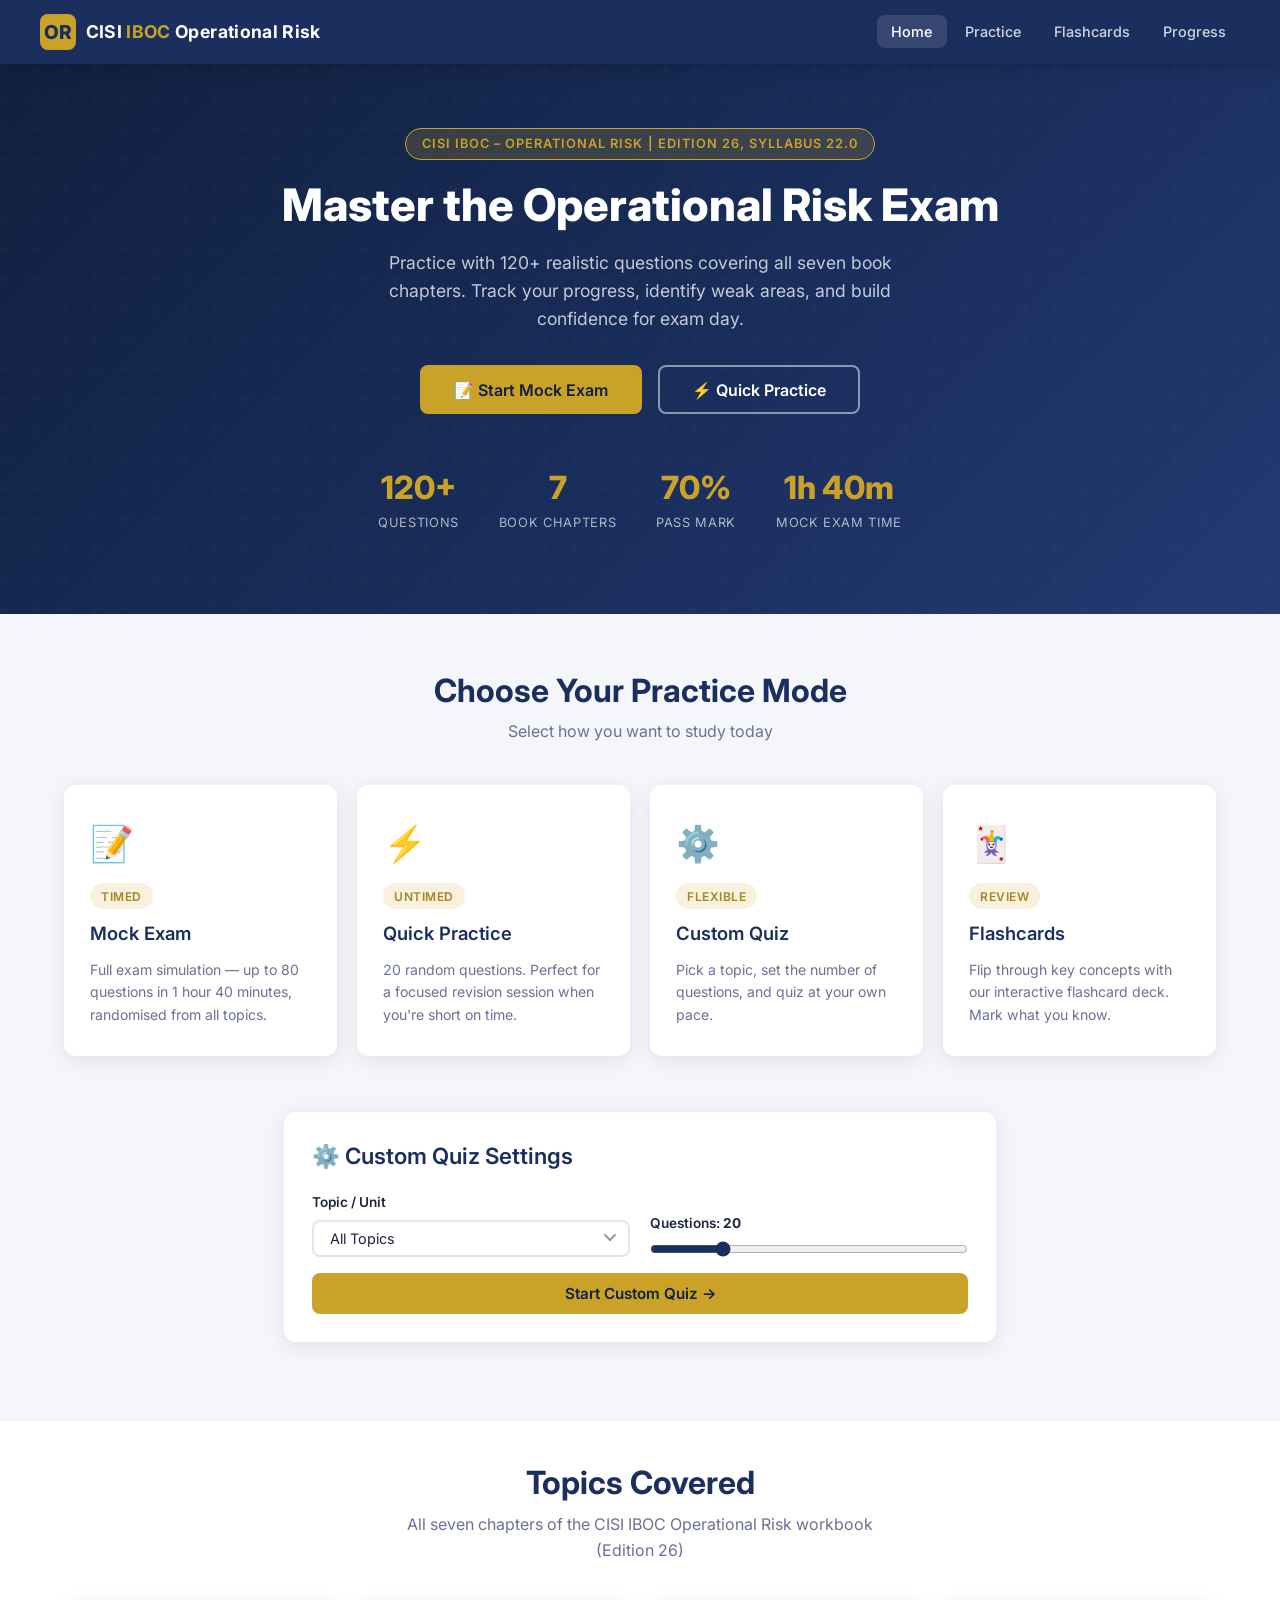
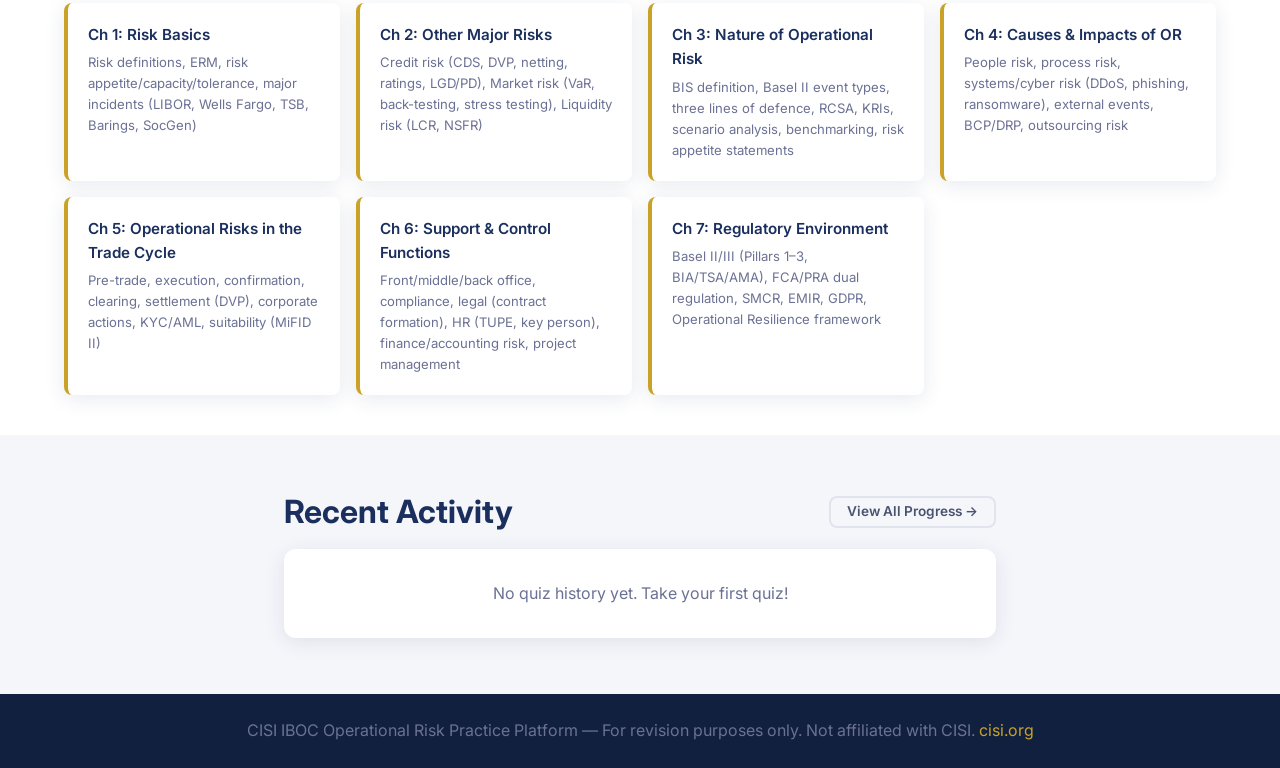
<file: index.html>
<!DOCTYPE html>
<html lang="en">
<head>
  <meta charset="UTF-8">
  <meta name="viewport" content="width=device-width, initial-scale=1.0">
  <title>CISI IBOC – Operational Risk Practice Platform</title>
  <meta name="description" content="Practice questions for the CISI Investment & Banking Operations Certificate (IBOC) Operational Risk exam (Edition 26, Syllabus 22.0). Mock exams, quick practice, flashcards and progress tracking.">
  <link rel="stylesheet" href="css/style.css">
  <link rel="icon" href="data:image/svg+xml,<svg xmlns='http://www.w3.org/2000/svg' viewBox='0 0 100 100'><text y='.9em' font-size='90'>📊</text></svg>">
</head>
<body>

<!-- ── Navigation ─────────────────────────────────────── -->
<nav class="navbar" role="navigation" aria-label="Main navigation">
  <div class="navbar__inner">
    <a href="index.html" class="navbar__brand" aria-label="CISI IBOC Operational Risk Home">
      <div class="navbar__brand-icon" aria-hidden="true">OR</div>
      <span class="navbar__brand-text">CISI <span>IBOC</span> Operational Risk</span>
    </a>
    <ul class="navbar__nav" role="list">
      <li><a href="index.html"     class="navbar__link active" aria-current="page">Home</a></li>
      <li><a href="quiz.html?mode=quick" class="navbar__link">Practice</a></li>
      <li><a href="flashcards.html" class="navbar__link">Flashcards</a></li>
      <li><a href="progress.html"  class="navbar__link">Progress</a></li>
    </ul>
    <button class="navbar__hamburger" aria-label="Toggle menu" aria-expanded="false">
      <span></span><span></span><span></span>
    </button>
  </div>
</nav>

<!-- ── Hero ───────────────────────────────────────────── -->
<header class="hero">
  <div class="container hero__inner">
    <div class="hero__badge">CISI IBOC – Operational Risk | Edition 26, Syllabus 22.0</div>
    <h1>Master the Operational Risk Exam</h1>
    <p>Practice with 120+ realistic questions covering all seven book chapters. Track your progress, identify weak areas, and build confidence for exam day.</p>
    <div class="hero__cta">
      <a href="quiz.html?mode=mock" class="btn btn--primary btn--lg">📝 Start Mock Exam</a>
      <a href="quiz.html?mode=quick" class="btn btn--secondary btn--lg">⚡ Quick Practice</a>
    </div>
    <div class="hero__stats">
      <div class="hero__stat">
        <div class="hero__stat-value">120+</div>
        <div class="hero__stat-label">Questions</div>
      </div>
      <div class="hero__stat">
        <div class="hero__stat-value">7</div>
        <div class="hero__stat-label">Book Chapters</div>
      </div>
      <div class="hero__stat">
        <div class="hero__stat-value">70%</div>
        <div class="hero__stat-label">Pass Mark</div>
      </div>
      <div class="hero__stat">
        <div class="hero__stat-value">1h 40m</div>
        <div class="hero__stat-label">Mock Exam Time</div>
      </div>
    </div>
  </div>
</header>

<!-- ── Practice Modes ─────────────────────────────────── -->
<main>
  <section class="section">
    <div class="container">
      <div class="section__header">
        <h2>Choose Your Practice Mode</h2>
        <p>Select how you want to study today</p>
      </div>
      <div class="modes-grid">
        <a href="quiz.html?mode=mock" class="mode-card" aria-label="Start Mock Exam">
          <div class="mode-card__icon">📝</div>
          <div class="mode-card__tag">Timed</div>
          <h3>Mock Exam</h3>
          <p>Full exam simulation — up to 80 questions in 1 hour 40 minutes, randomised from all topics.</p>
        </a>
        <a href="quiz.html?mode=quick&count=20" class="mode-card" aria-label="Start Quick Practice">
          <div class="mode-card__icon">⚡</div>
          <div class="mode-card__tag">Untimed</div>
          <h3>Quick Practice</h3>
          <p>20 random questions. Perfect for a focused revision session when you're short on time.</p>
        </a>
        <a href="#custom" class="mode-card" aria-label="Start Custom Quiz" id="openCustom">
          <div class="mode-card__icon">⚙️</div>
          <div class="mode-card__tag">Flexible</div>
          <h3>Custom Quiz</h3>
          <p>Pick a topic, set the number of questions, and quiz at your own pace.</p>
        </a>
        <a href="flashcards.html" class="mode-card" aria-label="Open Flashcards">
          <div class="mode-card__icon">🃏</div>
          <div class="mode-card__tag">Review</div>
          <h3>Flashcards</h3>
          <p>Flip through key concepts with our interactive flashcard deck. Mark what you know.</p>
        </a>
      </div>
    </div>
  </section>

  <!-- ── Custom Quiz Config ──────────────────────────── -->
  <section class="section" id="custom" style="padding-top:0">
    <div class="container container--narrow">
      <div class="quiz-config">
        <h3>⚙️ Custom Quiz Settings</h3>
        <div class="config-row">
          <div class="config-field">
            <label for="topicSelect">Topic / Unit</label>
            <select id="topicSelect" class="quiz-select" aria-label="Select topic"></select>
          </div>
          <div class="config-field">
            <label for="countInput">Questions: <strong id="countLabel">20</strong></label>
            <input type="range" id="countInput" min="5" max="75" value="20" step="5"
                   style="width:100%;accent-color:var(--navy);" aria-label="Number of questions">
          </div>
        </div>
        <button id="startCustom" class="btn btn--primary btn--full">Start Custom Quiz →</button>
      </div>
    </div>
  </section>

  <!-- ── Topics Covered ─────────────────────────────── -->
  <section class="section" style="background:var(--white); padding:2.5rem 0;">
    <div class="container">
      <div class="section__header">
        <h2>Topics Covered</h2>
        <p>All seven chapters of the CISI IBOC Operational Risk workbook (Edition 26)</p>
      </div>
      <div class="topics-list">
        <div class="topic-item">
          <h4>Ch 1: Risk Basics</h4>
          <p>Risk definitions, ERM, risk appetite/capacity/tolerance, major incidents (LIBOR, Wells Fargo, TSB, Barings, SocGen)</p>
        </div>
        <div class="topic-item">
          <h4>Ch 2: Other Major Risks</h4>
          <p>Credit risk (CDS, DVP, netting, ratings, LGD/PD), Market risk (VaR, back-testing, stress testing), Liquidity risk (LCR, NSFR)</p>
        </div>
        <div class="topic-item">
          <h4>Ch 3: Nature of Operational Risk</h4>
          <p>BIS definition, Basel II event types, three lines of defence, RCSA, KRIs, scenario analysis, benchmarking, risk appetite statements</p>
        </div>
        <div class="topic-item">
          <h4>Ch 4: Causes &amp; Impacts of OR</h4>
          <p>People risk, process risk, systems/cyber risk (DDoS, phishing, ransomware), external events, BCP/DRP, outsourcing risk</p>
        </div>
        <div class="topic-item">
          <h4>Ch 5: Operational Risks in the Trade Cycle</h4>
          <p>Pre-trade, execution, confirmation, clearing, settlement (DVP), corporate actions, KYC/AML, suitability (MiFID II)</p>
        </div>
        <div class="topic-item">
          <h4>Ch 6: Support &amp; Control Functions</h4>
          <p>Front/middle/back office, compliance, legal (contract formation), HR (TUPE, key person), finance/accounting risk, project management</p>
        </div>
        <div class="topic-item">
          <h4>Ch 7: Regulatory Environment</h4>
          <p>Basel II/III (Pillars 1–3, BIA/TSA/AMA), FCA/PRA dual regulation, SMCR, EMIR, GDPR, Operational Resilience framework</p>
        </div>
      </div>
    </div>
  </section>

  <!-- ── Recent History ─────────────────────────────── -->
  <section class="section">
    <div class="container container--narrow">
      <div class="flex justify-between items-center mb-2" style="flex-wrap:wrap;gap:0.75rem">
        <h2 style="color:var(--navy)">Recent Activity</h2>
        <a href="progress.html" class="btn btn--ghost btn--sm">View All Progress →</a>
      </div>
      <div class="card" style="padding:0.5rem 1.5rem">
        <div id="recentHistory"></div>
      </div>
    </div>
  </section>
</main>

<!-- ── Footer ─────────────────────────────────────────── -->
<footer class="footer">
  <p>CISI IBOC Operational Risk Practice Platform &mdash; For revision purposes only. Not affiliated with CISI.
     <a href="https://www.cisi.org" target="_blank" rel="noopener">cisi.org</a>
  </p>
</footer>

<script src="js/questions.js"></script>
<script src="js/app.js"></script>
<script>
  // Custom quiz card click → scroll to config
  document.getElementById('openCustom').addEventListener('click', e => {
    e.preventDefault();
    document.getElementById('custom').scrollIntoView({ behavior: 'smooth' });
  });
</script>
</body>
</html>
</file>
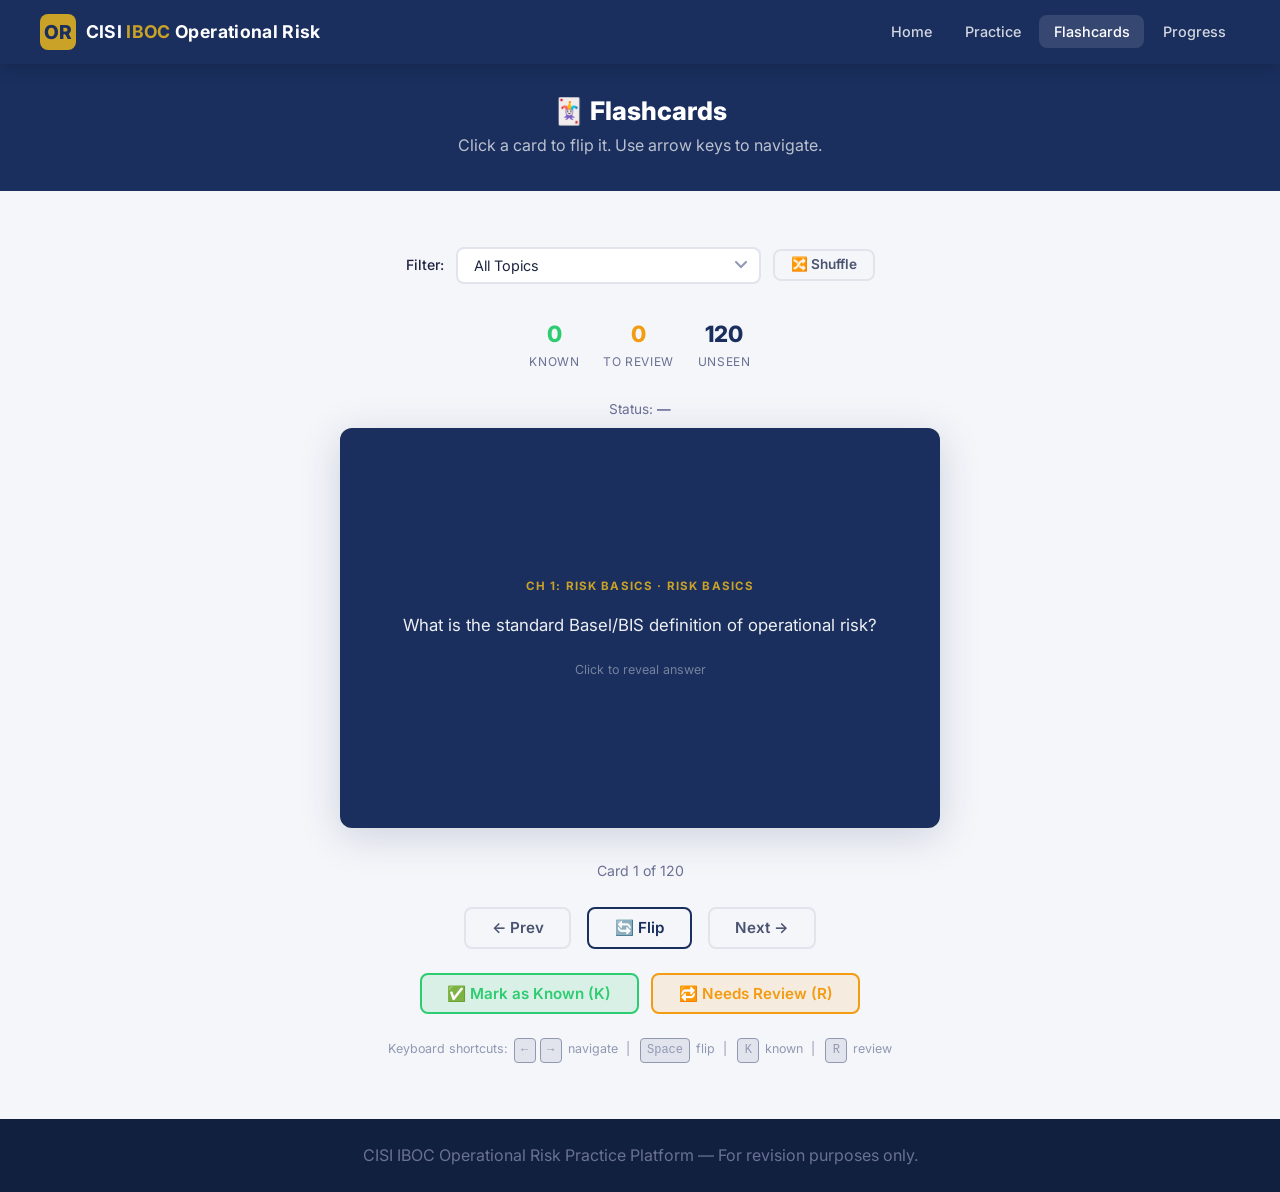
<file: flashcards.html>
<!DOCTYPE html>
<html lang="en">
<head>
  <meta charset="UTF-8">
  <meta name="viewport" content="width=device-width, initial-scale=1.0">
  <title>Flashcards — CISI IBOC Operational Risk</title>
  <link rel="stylesheet" href="css/style.css">
  <link rel="icon" href="data:image/svg+xml,<svg xmlns='http://www.w3.org/2000/svg' viewBox='0 0 100 100'><text y='.9em' font-size='90'>🃏</text></svg>">
</head>
<body>

<!-- ── Navigation ─────────────────────────────────────── -->
<nav class="navbar" role="navigation" aria-label="Main navigation">
  <div class="navbar__inner">
    <a href="index.html" class="navbar__brand" aria-label="CISI IBOC Operational Risk Home">
      <div class="navbar__brand-icon" aria-hidden="true">OR</div>
      <span class="navbar__brand-text">CISI <span>IBOC</span> Operational Risk</span>
    </a>
    <ul class="navbar__nav" role="list">
      <li><a href="index.html"      class="navbar__link">Home</a></li>
      <li><a href="quiz.html?mode=quick" class="navbar__link">Practice</a></li>
      <li><a href="flashcards.html" class="navbar__link active" aria-current="page">Flashcards</a></li>
      <li><a href="progress.html"   class="navbar__link">Progress</a></li>
    </ul>
    <button class="navbar__hamburger" aria-label="Toggle menu" aria-expanded="false">
      <span></span><span></span><span></span>
    </button>
  </div>
</nav>

<!-- ── Page Header ────────────────────────────────────── -->
<header style="background:var(--navy);padding:2rem 1.5rem;text-align:center">
  <div class="container">
    <h1 style="color:var(--white);font-size:1.6rem;margin-bottom:0.4rem">🃏 Flashcards</h1>
    <p style="color:rgba(255,255,255,0.7)">Click a card to flip it. Use arrow keys to navigate.</p>
  </div>
</header>

<main>
  <section class="section">
    <div class="container container--narrow">

      <!-- Filter + Shuffle -->
      <div class="fc-topic-filter">
        <label class="fc-filter-label" for="fcTopicFilter">Filter:</label>
        <select id="fcTopicFilter" class="fc-select" aria-label="Filter flashcards by topic"></select>
        <button id="fcShuffle" class="btn btn--ghost btn--sm" aria-label="Shuffle cards">🔀 Shuffle</button>
      </div>

      <!-- Stats row -->
      <div style="display:flex;gap:1.5rem;justify-content:center;margin-bottom:1.75rem;flex-wrap:wrap">
        <div style="text-align:center">
          <div style="font-size:1.4rem;font-weight:800;color:var(--success)" id="fcKnownCount">0</div>
          <div style="font-size:0.75rem;color:var(--text-light);text-transform:uppercase;letter-spacing:0.05em">Known</div>
        </div>
        <div style="text-align:center">
          <div style="font-size:1.4rem;font-weight:800;color:var(--warning)" id="fcReviewCount">0</div>
          <div style="font-size:0.75rem;color:var(--text-light);text-transform:uppercase;letter-spacing:0.05em">To Review</div>
        </div>
        <div style="text-align:center">
          <div style="font-size:1.4rem;font-weight:800;color:var(--navy)" id="fcUnseenCount">0</div>
          <div style="font-size:0.75rem;color:var(--text-light);text-transform:uppercase;letter-spacing:0.05em">Unseen</div>
        </div>
      </div>

      <!-- Current status -->
      <p style="text-align:center;font-size:0.85rem;color:var(--text-light);margin-bottom:0.5rem">
        Status: <strong id="fcStatus">—</strong>
      </p>

      <!-- Flashcard -->
      <div class="flashcard-scene">
        <div class="flashcard" id="flashcard" role="button" tabindex="0"
             aria-label="Flashcard — click or press Space to flip">

          <!-- Front -->
          <div class="flashcard__face flashcard__front">
            <div class="flashcard__label" id="fcFrontLabel">Unit 1 · Regulation</div>
            <p class="flashcard__text" id="fcFrontText">Loading…</p>
            <p class="flashcard__hint">Click to reveal answer</p>
          </div>

          <!-- Back -->
          <div class="flashcard__face flashcard__back">
            <div class="flashcard__label" id="fcBackLabel">Answer &amp; Explanation</div>
            <p class="flashcard__text" id="fcBackText"></p>
            <p class="flashcard__hint">Click to flip back</p>
          </div>

        </div>
      </div>

      <!-- Progress -->
      <p class="fc-progress" id="fcProgress">Card 1 of 75</p>

      <!-- Navigation -->
      <div class="fc-controls">
        <button class="btn btn--ghost" id="fcPrev" aria-label="Previous card">← Prev</button>
        <button class="btn btn--outline" id="flipBtn" aria-label="Flip card">🔄 Flip</button>
        <button class="btn btn--ghost" id="fcNext" aria-label="Next card">Next →</button>
      </div>

      <!-- Mark buttons -->
      <div class="fc-mark-btns">
        <button class="btn btn--known" id="markKnown" aria-label="Mark as known">✅ Mark as Known  (K)</button>
        <button class="btn btn--review" id="markReview" aria-label="Mark for review">🔁 Needs Review  (R)</button>
      </div>

      <!-- Keyboard hints -->
      <p style="text-align:center;font-size:0.78rem;color:var(--grey-mid);margin-top:1.5rem">
        Keyboard shortcuts: <kbd>←</kbd><kbd>→</kbd> navigate &nbsp;|&nbsp; <kbd>Space</kbd> flip &nbsp;|&nbsp; <kbd>K</kbd> known &nbsp;|&nbsp; <kbd>R</kbd> review
      </p>

    </div>
  </section>
</main>

<!-- ── Footer ─────────────────────────────────────────── -->
<footer class="footer">
  <p>CISI IBOC Operational Risk Practice Platform &mdash; For revision purposes only.</p>
</footer>

<style>
kbd {
  display: inline-block;
  padding: 0.1rem 0.4rem;
  background: var(--grey);
  border: 1px solid var(--grey-mid);
  border-radius: 4px;
  font-size: 0.75rem;
  font-family: monospace;
  margin: 0 2px;
}
</style>

<script src="js/questions.js"></script>
<script src="js/flashcards.js"></script>
</body>
</html>
</file>
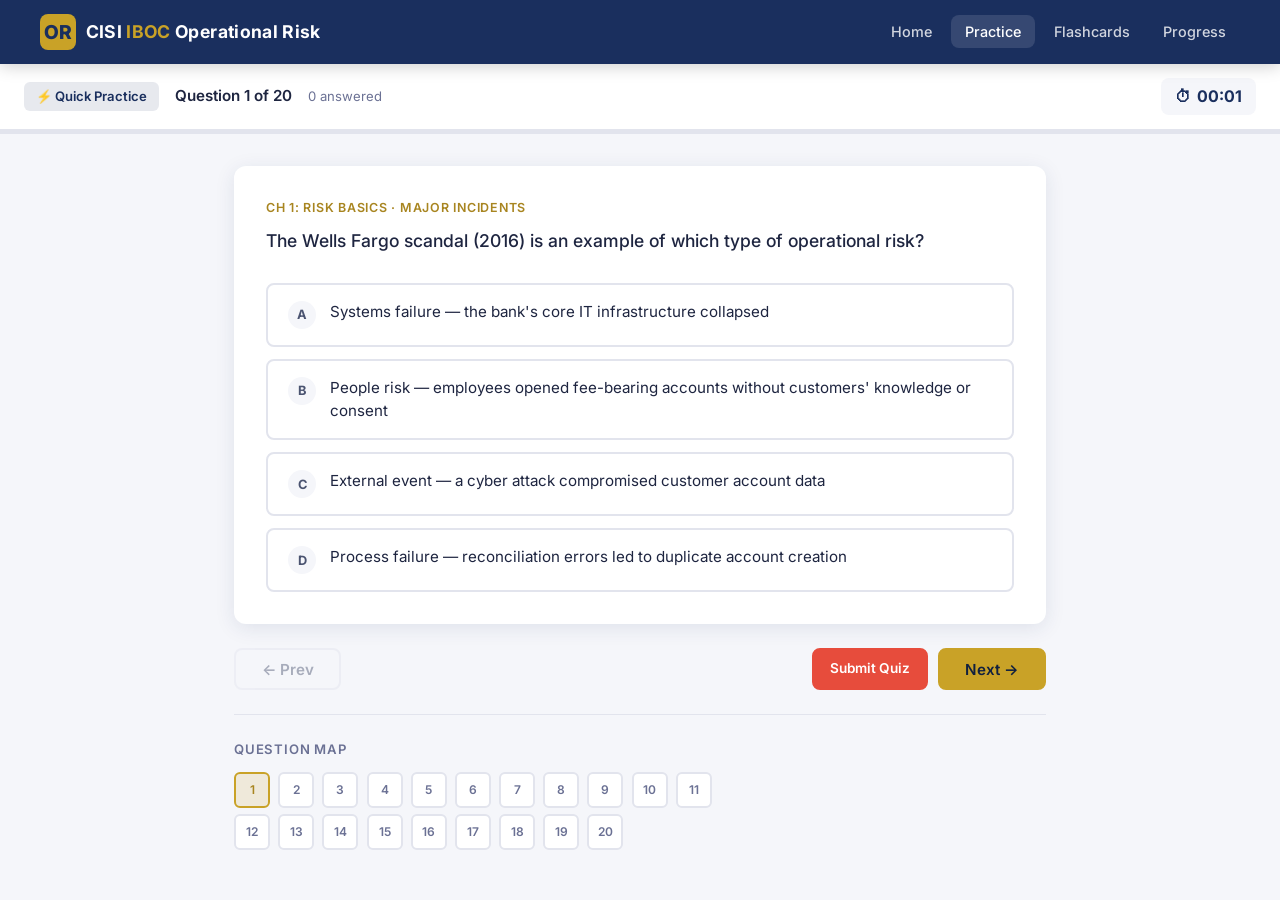
<file: quiz.html>
<!DOCTYPE html>
<html lang="en">
<head>
  <meta charset="UTF-8">
  <meta name="viewport" content="width=device-width, initial-scale=1.0">
  <title>Quiz — CISI IBOC Operational Risk</title>
  <link rel="stylesheet" href="css/style.css">
  <link rel="icon" href="data:image/svg+xml,<svg xmlns='http://www.w3.org/2000/svg' viewBox='0 0 100 100'><text y='.9em' font-size='90'>📝</text></svg>">
</head>
<body>

<!-- ── Navigation ─────────────────────────────────────── -->
<nav class="navbar" role="navigation" aria-label="Main navigation">
  <div class="navbar__inner">
    <a href="index.html" class="navbar__brand" aria-label="CISI IBOC Operational Risk Home">
      <div class="navbar__brand-icon" aria-hidden="true">OR</div>
      <span class="navbar__brand-text">CISI <span>IBOC</span> Operational Risk</span>
    </a>
    <ul class="navbar__nav" role="list">
      <li><a href="index.html"      class="navbar__link">Home</a></li>
      <li><a href="quiz.html?mode=quick" class="navbar__link active" aria-current="page">Practice</a></li>
      <li><a href="flashcards.html" class="navbar__link">Flashcards</a></li>
      <li><a href="progress.html"   class="navbar__link">Progress</a></li>
    </ul>
    <button class="navbar__hamburger" aria-label="Toggle menu" aria-expanded="false">
      <span></span><span></span><span></span>
    </button>
  </div>
</nav>

<!-- ── Quiz Top Bar ───────────────────────────────────── -->
<div class="quiz-topbar" role="banner">
  <div class="quiz-topbar__meta">
    <span class="quiz-badge" id="modeLabel">Practice Quiz</span>
    <span class="quiz-topbar__title" id="questionNum">Question 1 of 20</span>
    <span style="font-size:0.82rem;color:var(--text-light)" id="answeredCount">0 answered</span>
  </div>
  <div class="timer" role="timer" aria-live="polite" aria-label="Timer">
    <span class="timer__icon" aria-hidden="true">⏱</span>
    <span id="timer">00:00</span>
  </div>
</div>

<!-- ── Progress Bar ───────────────────────────────────── -->
<div class="progress-bar-wrapper" style="border-radius:0;height:4px" aria-hidden="true">
  <div class="progress-bar" id="progressBar" style="width:0%"></div>
</div>

<!-- ── Quiz Body ──────────────────────────────────────── -->
<main class="quiz-body" id="quizBody">

  <!-- Question Card -->
  <div class="question-card" role="main">
    <div class="question-card__unit" id="questionUnit" aria-label="Topic">Unit 1 · Regulation</div>
    <p class="question-card__text" id="questionText" aria-live="polite">Loading question…</p>

    <div class="options-list" id="optionsList" role="radiogroup" aria-label="Answer options">
      <!-- Options injected by JS -->
    </div>

    <!-- Explanation (shown after answer in practice mode) -->
    <div class="explanation-box" id="explanationBox" role="note" aria-live="polite">
      <div class="explanation-box__label">Explanation</div>
      <div class="explanation-box__text" id="explanationText"></div>
    </div>
  </div>

  <!-- Navigation -->
  <div class="quiz-nav" role="navigation" aria-label="Question navigation">
    <div class="quiz-nav__left">
      <button class="btn btn--ghost" id="prevBtn" aria-label="Previous question" disabled>← Prev</button>
    </div>
    <div class="quiz-nav__right">
      <button class="btn btn--danger btn--sm" id="submitBtn" aria-label="Submit quiz">Submit Quiz</button>
      <button class="btn btn--primary" id="nextBtn" aria-label="Next question">Next →</button>
    </div>
  </div>

  <!-- Question dot grid -->
  <hr class="divider">
  <h4 style="color:var(--text-light);font-size:0.82rem;text-transform:uppercase;letter-spacing:0.06em;margin-bottom:0.75rem">Question Map</h4>
  <div class="question-grid" id="questionGrid" role="navigation" aria-label="Jump to question"></div>

</main>

<!-- ── Submit Modal ───────────────────────────────────── -->
<div class="modal-overlay" id="submitModal" role="dialog" aria-modal="true" aria-labelledby="submitModalTitle">
  <div class="modal">
    <h3 id="submitModalTitle">Submit Quiz?</h3>
    <p id="submitModalMsg">Are you sure you want to submit your answers?</p>
    <div class="modal__btns">
      <button class="btn btn--ghost" id="cancelSubmit">Continue Quiz</button>
      <button class="btn btn--primary" id="confirmSubmit">Submit →</button>
    </div>
  </div>
</div>

<script src="js/questions.js"></script>
<script src="js/app.js"></script>
</body>
</html>
</file>
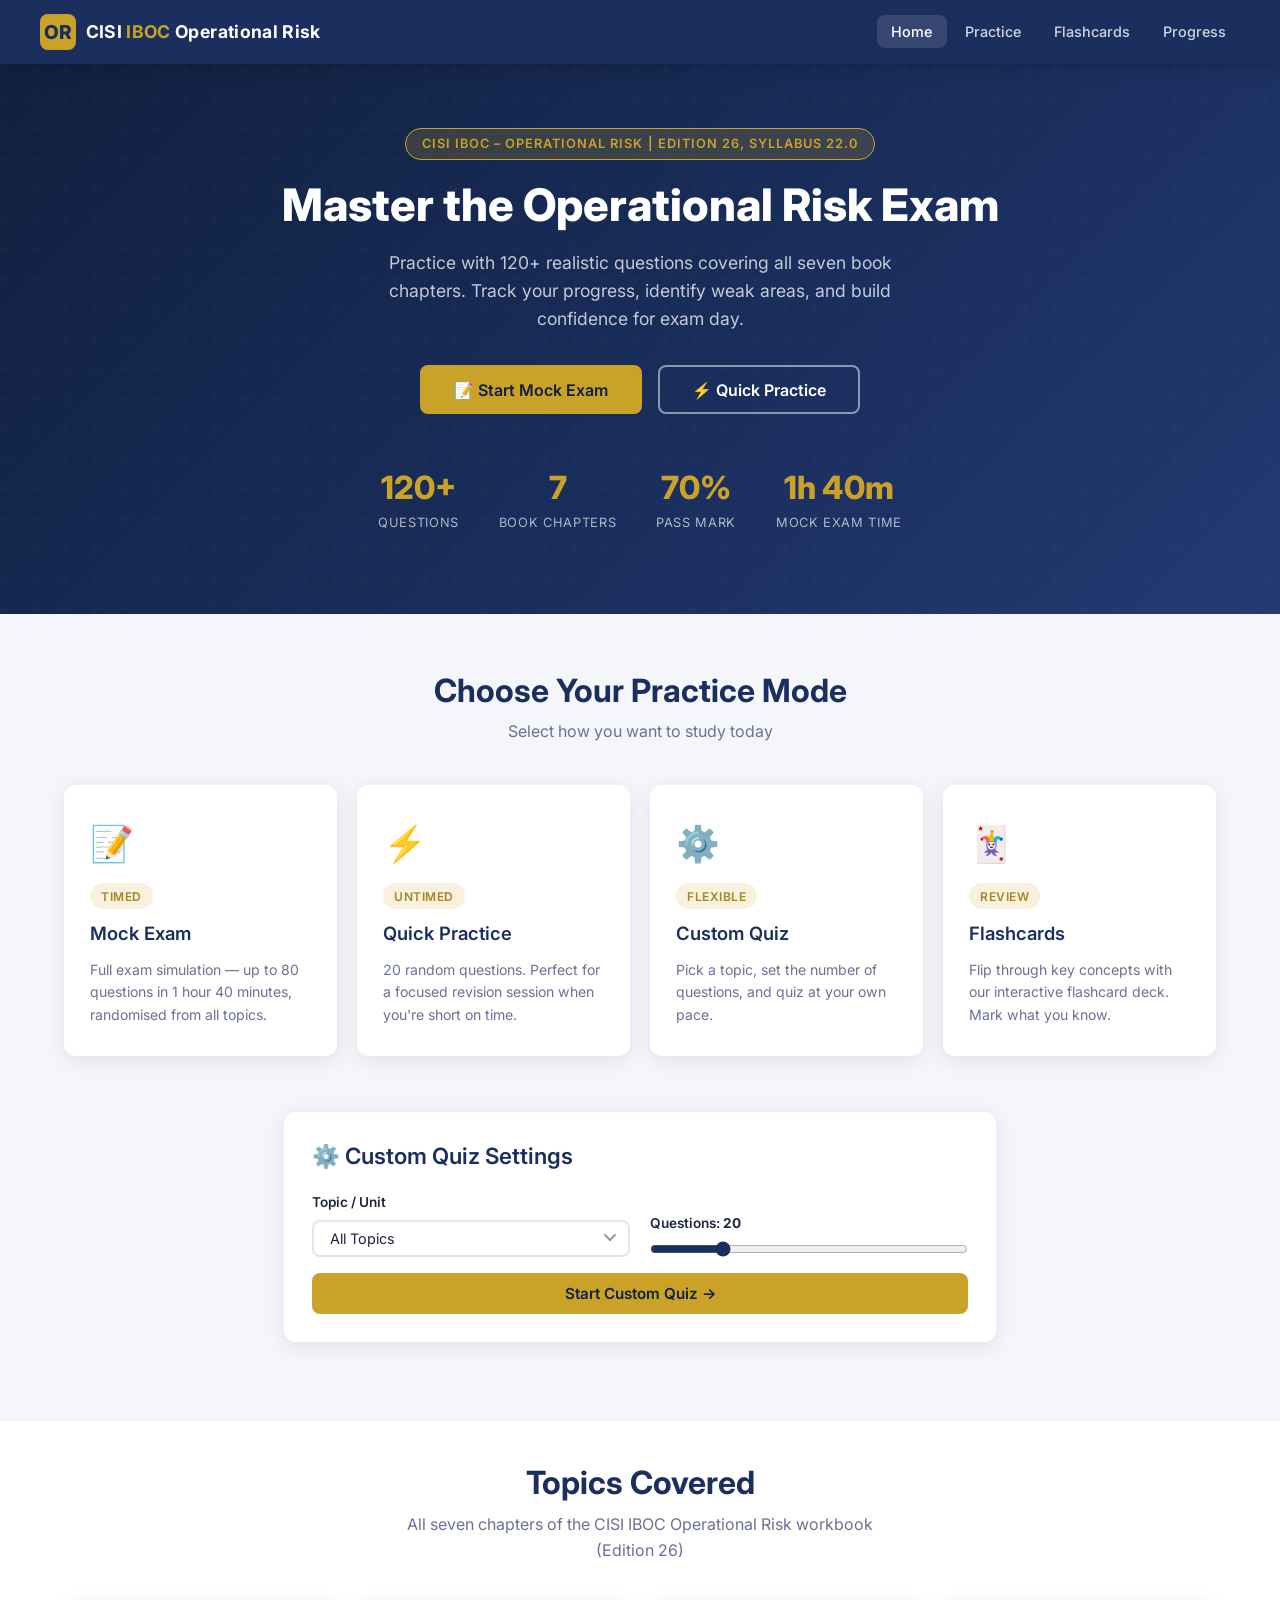
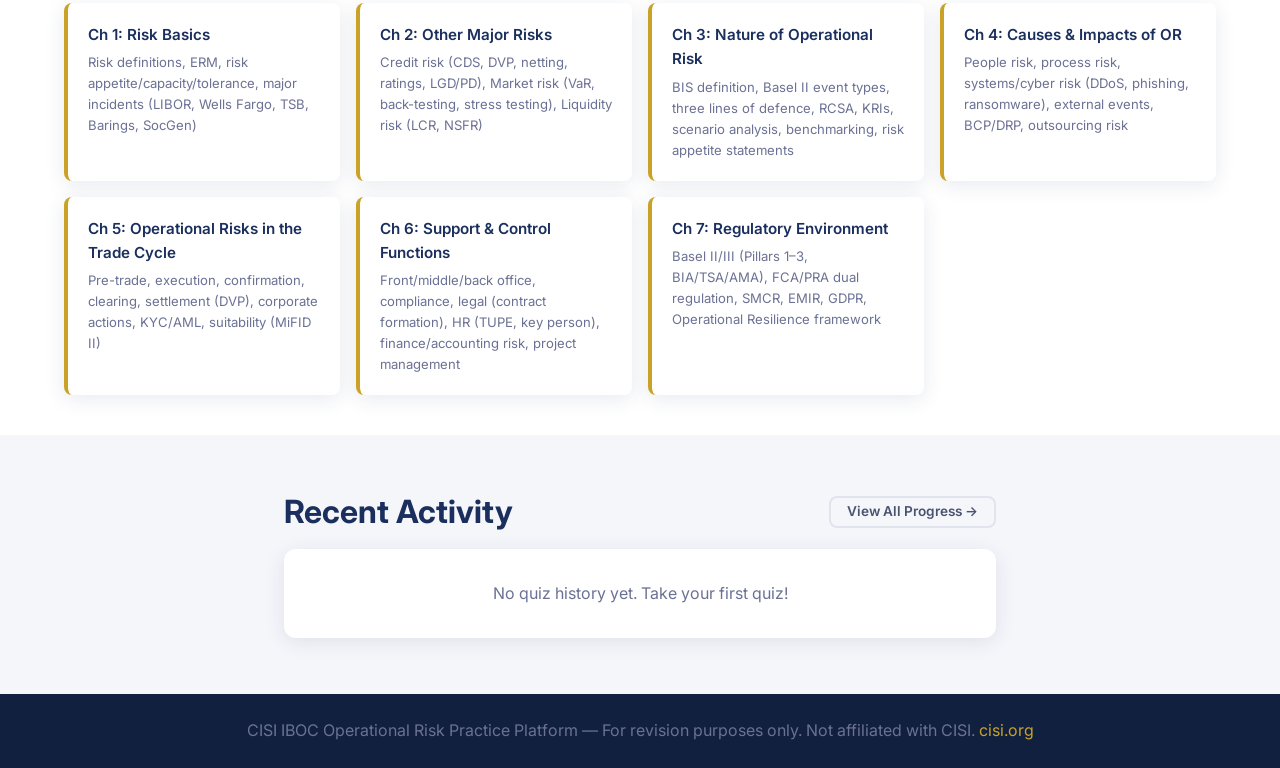
<file: results.html>
<!DOCTYPE html>
<html lang="en">
<head>
  <meta charset="UTF-8">
  <meta name="viewport" content="width=device-width, initial-scale=1.0">
  <title>Results — CISI IBOC Operational Risk</title>
  <link rel="stylesheet" href="css/style.css">
  <link rel="icon" href="data:image/svg+xml,<svg xmlns='http://www.w3.org/2000/svg' viewBox='0 0 100 100'><text y='.9em' font-size='90'>🏆</text></svg>">
</head>
<body>

<!-- ── Navigation ─────────────────────────────────────── -->
<nav class="navbar" role="navigation" aria-label="Main navigation">
  <div class="navbar__inner">
    <a href="index.html" class="navbar__brand" aria-label="CISI IBOC Operational Risk Home">
      <div class="navbar__brand-icon" aria-hidden="true">OR</div>
      <span class="navbar__brand-text">CISI <span>IBOC</span> Operational Risk</span>
    </a>
    <ul class="navbar__nav" role="list">
      <li><a href="index.html"      class="navbar__link">Home</a></li>
      <li><a href="quiz.html?mode=quick" class="navbar__link">Practice</a></li>
      <li><a href="flashcards.html" class="navbar__link">Flashcards</a></li>
      <li><a href="progress.html"   class="navbar__link">Progress</a></li>
    </ul>
    <button class="navbar__hamburger" aria-label="Toggle menu" aria-expanded="false">
      <span></span><span></span><span></span>
    </button>
  </div>
</nav>

<!-- ── Results Hero ───────────────────────────────────── -->
<header class="results-hero">
  <div class="container" style="max-width:700px">

    <div class="score-ring-wrapper">
      <div class="score-ring" role="img" aria-label="Score ring">
        <svg viewBox="0 0 120 120" width="160" height="160">
          <circle class="score-ring__bg"   cx="60" cy="60" r="54"/>
          <circle class="score-ring__fill" id="scoreRingFill" cx="60" cy="60" r="54"
                  stroke-dasharray="339.292" stroke-dashoffset="339.292"/>
        </svg>
        <div class="score-ring__text">
          <span class="score-ring__pct"  id="scorePct"  aria-live="polite">—</span>
          <span class="score-ring__label" id="scoreLabel">Score</span>
        </div>
      </div>
    </div>

    <div id="passBadge" class="pass-badge" aria-live="polite">—</div>
    <p style="color:rgba(255,255,255,0.7);margin-top:0.5rem;font-size:0.9rem">Pass mark is 70%</p>

    <div class="results-stats">
      <div class="results-stat">
        <div class="results-stat-value" id="resultCorrect">—</div>
        <div class="results-stat-label">Correct</div>
      </div>
      <div class="results-stat">
        <div class="results-stat-value" id="resultMode">—</div>
        <div class="results-stat-label">Mode</div>
      </div>
      <div class="results-stat">
        <div class="results-stat-value" id="resultTime">—</div>
        <div class="results-stat-label">Time Taken</div>
      </div>
    </div>

    <!-- CTA Buttons -->
    <div style="display:flex;gap:1rem;justify-content:center;flex-wrap:wrap;margin-top:2rem">
      <a href="#" id="retakeBtn" class="btn btn--primary">🔁 Retake Quiz</a>
      <a href="index.html" class="btn btn--secondary">🏠 Back to Home</a>
      <a href="progress.html" class="btn btn--secondary">📊 View Progress</a>
    </div>
  </div>
</header>

<!-- ── Main Results Body ───────────────────────────────── -->
<main>
  <section class="section">
    <div class="container container--medium">

      <!-- Topic Breakdown -->
      <div class="card mb-3">
        <h3 style="color:var(--navy);margin-bottom:1.5rem">📊 Topic Breakdown</h3>
        <div id="topicBreakdown" class="topic-breakdown">
          <!-- Rendered by JS -->
        </div>
      </div>

      <!-- Question Review -->
      <div>
        <h3 style="color:var(--navy);margin-bottom:1rem">🔍 Question Review</h3>
        <p style="font-size:0.88rem;margin-bottom:1.25rem">Click any question to see the explanation.</p>
        <div id="questionReview">
          <!-- Rendered by JS -->
        </div>
      </div>

    </div>
  </section>
</main>

<!-- ── Footer ─────────────────────────────────────────── -->
<footer class="footer">
  <p>CISI IBOC Operational Risk Practice Platform &mdash; For revision purposes only.</p>
</footer>

<script src="js/questions.js"></script>
<script src="js/app.js"></script>
</body>
</html>
</file>
<file: css/style.css>
/* =============================================
   CISI IOC Practice Platform — Main Stylesheet
   Color scheme: Navy #1a2f5e, Gold #c9a227,
                 White #ffffff, Light Grey #f5f6fa
   ============================================= */

@import url('https://fonts.googleapis.com/css2?family=Inter:wght@300;400;500;600;700;800&display=swap');

/* ---- CSS Variables ---- */
:root {
  --navy:        #1a2f5e;
  --navy-light:  #243a72;
  --navy-dark:   #11203f;
  --gold:        #c9a227;
  --gold-light:  #e2bb3d;
  --gold-dark:   #a88520;
  --white:       #ffffff;
  --grey-light:  #f5f6fa;
  --grey:        #e2e4ed;
  --grey-mid:    #9099b2;
  --grey-dark:   #4a5370;
  --text:        #1e2540;
  --text-light:  #6b7194;
  --success:     #2ecc71;
  --error:       #e74c3c;
  --warning:     #f39c12;
  --info:        #3498db;
  --radius:      12px;
  --radius-sm:   8px;
  --shadow:      0 4px 20px rgba(26,47,94,0.10);
  --shadow-lg:   0 8px 40px rgba(26,47,94,0.18);
  --transition:  all 0.25s cubic-bezier(.4,0,.2,1);
}

/* ---- Reset & Base ---- */
*, *::before, *::after { box-sizing: border-box; margin: 0; padding: 0; }

html { font-size: 16px; scroll-behavior: smooth; }

body {
  font-family: 'Inter', -apple-system, BlinkMacSystemFont, 'Segoe UI', sans-serif;
  background: var(--grey-light);
  color: var(--text);
  line-height: 1.6;
  min-height: 100vh;
}

a { color: var(--gold); text-decoration: none; transition: var(--transition); }
a:hover { color: var(--gold-dark); }

img { max-width: 100%; display: block; }

button { cursor: pointer; font-family: inherit; }

ul { list-style: none; }

/* ---- Typography ---- */
h1 { font-size: clamp(1.8rem, 4vw, 2.8rem); font-weight: 800; line-height: 1.2; }
h2 { font-size: clamp(1.4rem, 3vw, 2rem);   font-weight: 700; line-height: 1.3; }
h3 { font-size: clamp(1.1rem, 2vw, 1.4rem); font-weight: 600; line-height: 1.4; }
h4 { font-size: 1.05rem; font-weight: 600; }
p  { font-size: 1rem; color: var(--text-light); }

/* ---- Layout ---- */
.container {
  width: 100%;
  max-width: 1200px;
  margin: 0 auto;
  padding: 0 1.5rem;
}

.container--narrow { max-width: 760px; }
.container--medium { max-width: 960px; }

/* ---- Header / Navbar ---- */
.navbar {
  background: var(--navy);
  padding: 0 1.5rem;
  position: sticky;
  top: 0;
  z-index: 100;
  box-shadow: 0 2px 16px rgba(0,0,0,0.20);
}

.navbar__inner {
  display: flex;
  align-items: center;
  justify-content: space-between;
  max-width: 1200px;
  margin: 0 auto;
  height: 64px;
}

.navbar__brand {
  display: flex;
  align-items: center;
  gap: 0.6rem;
  text-decoration: none;
}

.navbar__brand-icon {
  width: 36px;
  height: 36px;
  background: var(--gold);
  border-radius: 8px;
  display: flex;
  align-items: center;
  justify-content: center;
  font-size: 1.2rem;
  font-weight: 800;
  color: var(--navy);
}

.navbar__brand-text {
  font-size: 1.1rem;
  font-weight: 700;
  color: var(--white);
  letter-spacing: 0.02em;
}

.navbar__brand-text span {
  color: var(--gold);
}

.navbar__nav {
  display: flex;
  gap: 0.25rem;
  align-items: center;
}

.navbar__link {
  color: rgba(255,255,255,0.8);
  padding: 0.5rem 0.9rem;
  border-radius: var(--radius-sm);
  font-size: 0.9rem;
  font-weight: 500;
  transition: var(--transition);
  text-decoration: none;
}

.navbar__link:hover,
.navbar__link.active {
  color: var(--white);
  background: rgba(255,255,255,0.12);
}

.navbar__hamburger {
  display: none;
  flex-direction: column;
  gap: 5px;
  background: none;
  border: none;
  padding: 4px;
}

.navbar__hamburger span {
  display: block;
  width: 22px;
  height: 2px;
  background: var(--white);
  border-radius: 2px;
  transition: var(--transition);
}

/* ---- Hero Section ---- */
.hero {
  background: linear-gradient(135deg, var(--navy-dark) 0%, var(--navy) 60%, var(--navy-light) 100%);
  color: var(--white);
  padding: 4rem 1.5rem 5rem;
  text-align: center;
  position: relative;
  overflow: hidden;
}

.hero::before {
  content: '';
  position: absolute;
  inset: 0;
  background: url("data:image/svg+xml,%3Csvg width='60' height='60' viewBox='0 0 60 60' xmlns='http://www.w3.org/2000/svg'%3E%3Cg fill='none' fill-rule='evenodd'%3E%3Cg fill='%23c9a227' fill-opacity='0.04'%3E%3Cpath d='M36 34v-4h-2v4h-4v2h4v4h2v-4h4v-2h-4zm0-30V0h-2v4h-4v2h4v4h2V6h4V4h-4zM6 34v-4H4v4H0v2h4v4h2v-4h4v-2H6zM6 4V0H4v4H0v2h4v4h2V6h4V4H6z'/%3E%3C/g%3E%3C/g%3E%3C/svg%3E");
  opacity: 0.6;
}

.hero__inner { position: relative; z-index: 1; }

.hero__badge {
  display: inline-block;
  background: rgba(201,162,39,0.20);
  border: 1px solid var(--gold);
  color: var(--gold);
  padding: 0.3rem 1rem;
  border-radius: 50px;
  font-size: 0.8rem;
  font-weight: 600;
  letter-spacing: 0.08em;
  text-transform: uppercase;
  margin-bottom: 1.2rem;
}

.hero h1 { color: var(--white); margin-bottom: 1rem; }
.hero p   { font-size: 1.1rem; color: rgba(255,255,255,0.75); max-width: 560px; margin: 0 auto 2rem; }

.hero__cta {
  display: flex;
  gap: 1rem;
  justify-content: center;
  flex-wrap: wrap;
}

.hero__stats {
  display: flex;
  gap: 2.5rem;
  justify-content: center;
  margin-top: 3rem;
  flex-wrap: wrap;
}

.hero__stat { text-align: center; }
.hero__stat-value { font-size: 2rem; font-weight: 800; color: var(--gold); }
.hero__stat-label { font-size: 0.8rem; color: rgba(255,255,255,0.65); text-transform: uppercase; letter-spacing: 0.05em; }

/* ---- Buttons ---- */
.btn {
  display: inline-flex;
  align-items: center;
  gap: 0.5rem;
  padding: 0.7rem 1.6rem;
  border-radius: var(--radius-sm);
  font-size: 0.95rem;
  font-weight: 600;
  border: 2px solid transparent;
  transition: var(--transition);
  text-decoration: none;
  line-height: 1;
  white-space: nowrap;
}

.btn:focus-visible {
  outline: 3px solid var(--gold);
  outline-offset: 2px;
}

.btn--primary {
  background: var(--gold);
  color: var(--navy-dark);
  border-color: var(--gold);
}
.btn--primary:hover { background: var(--gold-light); border-color: var(--gold-light); color: var(--navy-dark); transform: translateY(-1px); box-shadow: 0 4px 12px rgba(201,162,39,0.35); }

.btn--secondary {
  background: transparent;
  color: var(--white);
  border-color: rgba(255,255,255,0.5);
}
.btn--secondary:hover { background: rgba(255,255,255,0.10); border-color: var(--white); color: var(--white); }

.btn--outline {
  background: transparent;
  color: var(--navy);
  border-color: var(--navy);
}
.btn--outline:hover { background: var(--navy); color: var(--white); }

.btn--ghost {
  background: transparent;
  color: var(--grey-dark);
  border-color: var(--grey);
}
.btn--ghost:hover { background: var(--grey-light); border-color: var(--grey-mid); color: var(--text); }

.btn--danger {
  background: var(--error);
  color: var(--white);
  border-color: var(--error);
}
.btn--danger:hover { background: #c0392b; border-color: #c0392b; }

.btn--success {
  background: var(--success);
  color: var(--white);
  border-color: var(--success);
}

.btn--lg { padding: 0.9rem 2rem; font-size: 1rem; }
.btn--sm { padding: 0.45rem 1rem; font-size: 0.85rem; }
.btn--full { width: 100%; justify-content: center; }
.btn:disabled { opacity: 0.45; cursor: not-allowed; pointer-events: none; }

/* ---- Cards ---- */
.card {
  background: var(--white);
  border-radius: var(--radius);
  box-shadow: var(--shadow);
  padding: 1.5rem;
  transition: var(--transition);
}

.card:hover { box-shadow: var(--shadow-lg); }

.card--navy {
  background: var(--navy);
  color: var(--white);
}

.card--navy h3, .card--navy p { color: rgba(255,255,255,0.9); }

.card__icon {
  width: 52px;
  height: 52px;
  border-radius: 12px;
  display: flex;
  align-items: center;
  justify-content: center;
  font-size: 1.5rem;
  margin-bottom: 1rem;
}

.card__icon--gold  { background: rgba(201,162,39,0.15); color: var(--gold); }
.card__icon--navy  { background: rgba(26,47,94,0.10);   color: var(--navy); }
.card__icon--green { background: rgba(46,204,113,0.15); color: var(--success); }
.card__icon--blue  { background: rgba(52,152,219,0.15); color: var(--info); }

/* ---- Mode Cards Grid ---- */
.modes-grid {
  display: grid;
  grid-template-columns: repeat(auto-fit, minmax(240px, 1fr));
  gap: 1.25rem;
}

.mode-card {
  background: var(--white);
  border-radius: var(--radius);
  box-shadow: var(--shadow);
  padding: 1.75rem 1.5rem;
  display: flex;
  flex-direction: column;
  gap: 0.75rem;
  cursor: pointer;
  border: 2px solid transparent;
  text-decoration: none;
  color: inherit;
  transition: var(--transition);
}

.mode-card:hover {
  border-color: var(--gold);
  box-shadow: var(--shadow-lg);
  transform: translateY(-3px);
  color: inherit;
}

.mode-card__icon { font-size: 2.2rem; }
.mode-card h3 { color: var(--navy); font-size: 1.15rem; }
.mode-card p  { font-size: 0.88rem; color: var(--text-light); }

.mode-card__tag {
  display: inline-block;
  padding: 0.2rem 0.7rem;
  border-radius: 50px;
  font-size: 0.75rem;
  font-weight: 600;
  letter-spacing: 0.04em;
  text-transform: uppercase;
  background: rgba(201,162,39,0.15);
  color: var(--gold-dark);
  width: fit-content;
}

/* ---- Section ---- */
.section {
  padding: 3.5rem 0;
}

.section__header {
  text-align: center;
  margin-bottom: 2.5rem;
}

.section__header h2 { color: var(--navy); margin-bottom: 0.5rem; }
.section__header p  { max-width: 520px; margin: 0 auto; }

/* ---- Quiz Page ---- */
.quiz-layout {
  display: grid;
  grid-template-rows: auto 1fr;
  min-height: calc(100vh - 64px);
}

.quiz-topbar {
  background: var(--white);
  border-bottom: 1px solid var(--grey);
  padding: 0.875rem 1.5rem;
  display: flex;
  align-items: center;
  gap: 1rem;
  flex-wrap: wrap;
}

.quiz-topbar__meta {
  display: flex;
  align-items: center;
  gap: 1rem;
  flex: 1;
  flex-wrap: wrap;
}

.quiz-badge {
  background: rgba(26,47,94,0.10);
  color: var(--navy);
  border-radius: 6px;
  padding: 0.25rem 0.75rem;
  font-size: 0.82rem;
  font-weight: 600;
}

.quiz-topbar__title {
  font-size: 0.95rem;
  font-weight: 600;
  color: var(--text);
}

/* Timer */
.timer {
  display: flex;
  align-items: center;
  gap: 0.4rem;
  font-size: 1rem;
  font-weight: 700;
  color: var(--navy);
  background: var(--grey-light);
  padding: 0.35rem 0.85rem;
  border-radius: var(--radius-sm);
  min-width: 90px;
  justify-content: center;
}

.timer__icon { font-size: 1rem; }

.timer--warning { color: var(--warning); background: rgba(243,156,18,0.12); }
.timer--danger  { color: var(--error);   background: rgba(231,76,60,0.12); animation: pulse 1s infinite; }

@keyframes pulse {
  0%, 100% { opacity: 1; }
  50%       { opacity: 0.65; }
}

/* Progress bar */
.progress-bar-wrapper {
  background: var(--grey);
  border-radius: 50px;
  height: 8px;
  overflow: hidden;
  width: 100%;
}

.progress-bar {
  height: 100%;
  background: linear-gradient(90deg, var(--navy), var(--gold));
  border-radius: 50px;
  transition: width 0.4s ease;
}

/* Quiz body */
.quiz-body {
  padding: 2rem 1.5rem;
  max-width: 860px;
  margin: 0 auto;
  width: 100%;
}

.quiz-progress-row {
  display: flex;
  align-items: center;
  gap: 1rem;
  margin-bottom: 1.5rem;
}

.quiz-progress-row span { font-size: 0.85rem; color: var(--text-light); white-space: nowrap; }

/* Question card */
.question-card {
  background: var(--white);
  border-radius: var(--radius);
  box-shadow: var(--shadow);
  padding: 2rem;
  margin-bottom: 1.5rem;
}

.question-card__unit {
  font-size: 0.78rem;
  font-weight: 600;
  color: var(--gold-dark);
  text-transform: uppercase;
  letter-spacing: 0.06em;
  margin-bottom: 0.5rem;
}

.question-card__text {
  font-size: 1.1rem;
  font-weight: 500;
  color: var(--text);
  line-height: 1.65;
  margin-bottom: 1.75rem;
}

/* Answer options */
.options-list {
  display: flex;
  flex-direction: column;
  gap: 0.75rem;
}

.option-btn {
  display: flex;
  align-items: flex-start;
  gap: 0.875rem;
  width: 100%;
  padding: 1rem 1.25rem;
  border: 2px solid var(--grey);
  border-radius: var(--radius-sm);
  background: var(--white);
  font-size: 0.95rem;
  color: var(--text);
  text-align: left;
  cursor: pointer;
  transition: var(--transition);
  line-height: 1.5;
}

.option-btn:hover:not(:disabled) {
  border-color: var(--navy);
  background: rgba(26,47,94,0.04);
}

.option-btn:focus-visible {
  outline: 3px solid var(--gold);
  outline-offset: 2px;
}

.option-btn__letter {
  flex-shrink: 0;
  width: 28px;
  height: 28px;
  border-radius: 50%;
  background: var(--grey-light);
  display: flex;
  align-items: center;
  justify-content: center;
  font-size: 0.8rem;
  font-weight: 700;
  color: var(--grey-dark);
  transition: var(--transition);
}

.option-btn.selected {
  border-color: var(--navy);
  background: rgba(26,47,94,0.06);
}

.option-btn.selected .option-btn__letter {
  background: var(--navy);
  color: var(--white);
}

.option-btn.correct {
  border-color: var(--success);
  background: rgba(46,204,113,0.08);
}

.option-btn.correct .option-btn__letter {
  background: var(--success);
  color: var(--white);
}

.option-btn.incorrect {
  border-color: var(--error);
  background: rgba(231,76,60,0.08);
}

.option-btn.incorrect .option-btn__letter {
  background: var(--error);
  color: var(--white);
}

.option-btn:disabled { cursor: default; }

/* Explanation */
.explanation-box {
  background: rgba(52,152,219,0.08);
  border-left: 4px solid var(--info);
  border-radius: 0 var(--radius-sm) var(--radius-sm) 0;
  padding: 1rem 1.25rem;
  margin-top: 1.25rem;
  display: none;
}

.explanation-box.show { display: block; }
.explanation-box__label { font-size: 0.8rem; font-weight: 700; color: var(--info); text-transform: uppercase; letter-spacing: 0.06em; margin-bottom: 0.3rem; }
.explanation-box__text  { font-size: 0.92rem; color: var(--text); line-height: 1.6; }

/* Quiz nav */
.quiz-nav {
  display: flex;
  align-items: center;
  justify-content: space-between;
  flex-wrap: wrap;
  gap: 1rem;
  margin-top: 1rem;
}

.quiz-nav__left, .quiz-nav__right { display: flex; gap: 0.6rem; flex-wrap: wrap; }

/* Question grid (for review) */
.question-grid {
  display: grid;
  grid-template-columns: repeat(auto-fill, minmax(36px, 1fr));
  gap: 6px;
  max-width: 480px;
}

.q-dot {
  width: 36px;
  height: 36px;
  border-radius: 6px;
  border: 2px solid var(--grey);
  background: var(--white);
  font-size: 0.75rem;
  font-weight: 600;
  color: var(--text-light);
  cursor: pointer;
  transition: var(--transition);
  display: flex;
  align-items: center;
  justify-content: center;
}

.q-dot:hover { border-color: var(--navy); }
.q-dot.answered { background: var(--navy); color: var(--white); border-color: var(--navy); }
.q-dot.current  { border-color: var(--gold); background: rgba(201,162,39,0.15); color: var(--gold-dark); }
.q-dot.correct  { background: var(--success); color: var(--white); border-color: var(--success); }
.q-dot.incorrect { background: var(--error); color: var(--white); border-color: var(--error); }

/* ---- Results Page ---- */
.results-hero {
  background: linear-gradient(135deg, var(--navy-dark), var(--navy));
  color: var(--white);
  padding: 3rem 1.5rem;
  text-align: center;
}

.score-ring-wrapper { margin: 0 auto 1.5rem; }

.score-ring {
  position: relative;
  width: 160px;
  height: 160px;
  margin: 0 auto;
}

.score-ring svg { transform: rotate(-90deg); }

.score-ring__bg  { fill: none; stroke: rgba(255,255,255,0.15); stroke-width: 10; }
.score-ring__fill { fill: none; stroke: var(--gold); stroke-width: 10; stroke-linecap: round; transition: stroke-dashoffset 1s ease; }

.score-ring__text {
  position: absolute;
  inset: 0;
  display: flex;
  flex-direction: column;
  align-items: center;
  justify-content: center;
}

.score-ring__pct  { font-size: 2.2rem; font-weight: 800; color: var(--white); line-height: 1; }
.score-ring__label { font-size: 0.8rem; color: rgba(255,255,255,0.65); }

.pass-badge {
  display: inline-block;
  padding: 0.45rem 1.4rem;
  border-radius: 50px;
  font-size: 1rem;
  font-weight: 700;
  letter-spacing: 0.06em;
  text-transform: uppercase;
  margin-bottom: 0.75rem;
}

.pass-badge--pass { background: var(--success); color: var(--white); }
.pass-badge--fail { background: var(--error);   color: var(--white); }

.results-stats {
  display: flex;
  gap: 2rem;
  justify-content: center;
  margin-top: 1.5rem;
  flex-wrap: wrap;
}

.results-stat { text-align: center; }
.results-stat-value { font-size: 1.5rem; font-weight: 800; color: var(--white); }
.results-stat-label { font-size: 0.78rem; color: rgba(255,255,255,0.6); text-transform: uppercase; letter-spacing: 0.05em; }

/* Topic breakdown */
.topic-breakdown { margin-bottom: 2rem; }
.topic-row {
  display: flex;
  align-items: center;
  gap: 1rem;
  margin-bottom: 0.75rem;
  flex-wrap: wrap;
}
.topic-row__name { min-width: 180px; font-size: 0.9rem; font-weight: 500; color: var(--text); }
.topic-row__bar  { flex: 1; min-width: 120px; }
.topic-row__score{ font-size: 0.85rem; font-weight: 600; color: var(--text); min-width: 60px; text-align: right; }

/* Review list */
.review-item {
  background: var(--white);
  border-radius: var(--radius);
  box-shadow: var(--shadow);
  margin-bottom: 1rem;
  overflow: hidden;
}

.review-item__header {
  display: flex;
  align-items: center;
  gap: 1rem;
  padding: 1rem 1.25rem;
  cursor: pointer;
  user-select: none;
}

.review-item__header:hover { background: var(--grey-light); }

.review-item__num {
  width: 32px;
  height: 32px;
  border-radius: 8px;
  display: flex;
  align-items: center;
  justify-content: center;
  font-size: 0.82rem;
  font-weight: 700;
  flex-shrink: 0;
}

.review-item__num--correct  { background: rgba(46,204,113,0.15); color: var(--success); }
.review-item__num--incorrect { background: rgba(231,76,60,0.15);  color: var(--error);   }

.review-item__question { flex: 1; font-size: 0.93rem; font-weight: 500; color: var(--text); }
.review-item__chevron  { color: var(--grey-mid); transition: var(--transition); font-size: 0.85rem; }
.review-item.open .review-item__chevron { transform: rotate(180deg); }

.review-item__body {
  display: none;
  padding: 0 1.25rem 1.25rem;
}

.review-item.open .review-item__body { display: block; }

.review-answer {
  font-size: 0.88rem;
  padding: 0.5rem 0.75rem;
  border-radius: var(--radius-sm);
  margin-bottom: 0.5rem;
}
.review-answer--correct  { background: rgba(46,204,113,0.12); color: #1a8c4e; font-weight: 500; }
.review-answer--incorrect { background: rgba(231,76,60,0.10);  color: #c0392b; font-weight: 500; }

/* ---- Flashcard Page ---- */
.flashcard-scene {
  perspective: 1000px;
  width: 100%;
  max-width: 600px;
  margin: 0 auto 2rem;
  aspect-ratio: 3/2;
  cursor: pointer;
}

.flashcard {
  width: 100%;
  height: 100%;
  position: relative;
  transform-style: preserve-3d;
  transition: transform 0.55s cubic-bezier(.4,0,.2,1);
  border-radius: var(--radius);
}

.flashcard.flipped { transform: rotateY(180deg); }

.flashcard__face {
  position: absolute;
  inset: 0;
  backface-visibility: hidden;
  border-radius: var(--radius);
  padding: 2rem;
  display: flex;
  flex-direction: column;
  justify-content: center;
  align-items: center;
  text-align: center;
  box-shadow: var(--shadow-lg);
}

.flashcard__front {
  background: var(--navy);
  color: var(--white);
}

.flashcard__front .flashcard__label {
  font-size: 0.72rem;
  font-weight: 700;
  text-transform: uppercase;
  letter-spacing: 0.1em;
  color: var(--gold);
  margin-bottom: 1rem;
}

.flashcard__front .flashcard__text {
  font-size: 1.05rem;
  line-height: 1.65;
  color: rgba(255,255,255,0.92);
}

.flashcard__back {
  background: var(--white);
  color: var(--text);
  transform: rotateY(180deg);
}

.flashcard__back .flashcard__label {
  font-size: 0.72rem;
  font-weight: 700;
  text-transform: uppercase;
  letter-spacing: 0.1em;
  color: var(--success);
  margin-bottom: 1rem;
}

.flashcard__back .flashcard__text {
  font-size: 0.97rem;
  line-height: 1.65;
  color: var(--text);
}

.flashcard__hint {
  margin-top: 1.25rem;
  font-size: 0.78rem;
  color: rgba(255,255,255,0.4);
}

.flashcard__back .flashcard__hint {
  color: var(--text-light);
}

.fc-controls {
  display: flex;
  align-items: center;
  justify-content: center;
  gap: 1rem;
  flex-wrap: wrap;
  margin-bottom: 1.5rem;
}

.fc-progress {
  text-align: center;
  font-size: 0.88rem;
  color: var(--text-light);
  margin-bottom: 1.5rem;
}

.fc-mark-btns {
  display: flex;
  gap: 0.75rem;
  justify-content: center;
  flex-wrap: wrap;
}

.btn--known    { background: rgba(46,204,113,0.15); color: var(--success); border-color: var(--success); }
.btn--known:hover { background: var(--success); color: var(--white); }
.btn--review   { background: rgba(243,156,18,0.12); color: var(--warning); border-color: var(--warning); }
.btn--review:hover { background: var(--warning); color: var(--white); }

.fc-topic-filter {
  display: flex;
  gap: 0.75rem;
  align-items: center;
  justify-content: center;
  margin-bottom: 2rem;
  flex-wrap: wrap;
}

.fc-filter-label { font-size: 0.88rem; font-weight: 500; color: var(--text); }

select.fc-select,
select.quiz-select {
  padding: 0.5rem 1rem;
  border: 2px solid var(--grey);
  border-radius: var(--radius-sm);
  font-family: inherit;
  font-size: 0.9rem;
  color: var(--text);
  background: var(--white);
  cursor: pointer;
  transition: var(--transition);
  appearance: none;
  background-image: url("data:image/svg+xml,%3Csvg xmlns='http://www.w3.org/2000/svg' width='12' height='8' viewBox='0 0 12 8'%3E%3Cpath d='M1 1l5 5 5-5' stroke='%239099b2' stroke-width='2' fill='none' stroke-linecap='round'/%3E%3C/svg%3E");
  background-repeat: no-repeat;
  background-position: right 0.75rem center;
  padding-right: 2.25rem;
}

select.fc-select:focus,
select.quiz-select:focus {
  outline: none;
  border-color: var(--navy);
}

/* ---- Progress Dashboard ---- */
.stats-grid {
  display: grid;
  grid-template-columns: repeat(auto-fit, minmax(160px, 1fr));
  gap: 1rem;
  margin-bottom: 2rem;
}

.stat-card {
  background: var(--white);
  border-radius: var(--radius);
  box-shadow: var(--shadow);
  padding: 1.25rem;
  text-align: center;
}

.stat-card__value { font-size: 2rem; font-weight: 800; color: var(--navy); }
.stat-card__label { font-size: 0.8rem; color: var(--text-light); text-transform: uppercase; letter-spacing: 0.05em; margin-top: 0.2rem; }

.chart-card {
  background: var(--white);
  border-radius: var(--radius);
  box-shadow: var(--shadow);
  padding: 1.5rem;
  margin-bottom: 1.5rem;
}

.chart-card h3 { color: var(--navy); margin-bottom: 1.25rem; font-size: 1rem; }
.chart-card canvas { max-height: 280px; }

.weak-areas { margin-bottom: 2rem; }
.weak-tag {
  display: inline-block;
  background: rgba(231,76,60,0.10);
  color: var(--error);
  border: 1px solid rgba(231,76,60,0.25);
  border-radius: 50px;
  padding: 0.3rem 0.9rem;
  font-size: 0.82rem;
  font-weight: 500;
  margin: 0.25rem;
}

.history-list { margin-bottom: 2rem; }
.history-row {
  display: flex;
  align-items: center;
  gap: 0.75rem;
  padding: 0.75rem 0;
  border-bottom: 1px solid var(--grey);
  font-size: 0.9rem;
  flex-wrap: wrap;
}

.history-row:last-child { border-bottom: none; }
.history-row__date  { color: var(--text-light); min-width: 100px; font-size: 0.82rem; }
.history-row__mode  { flex: 1; font-weight: 500; }
.history-row__score { font-weight: 700; }
.history-row__score--pass { color: var(--success); }
.history-row__score--fail { color: var(--error); }

/* ---- Empty state ---- */
.empty-state {
  text-align: center;
  padding: 3rem 1rem;
  color: var(--text-light);
}

.empty-state__icon { font-size: 3rem; margin-bottom: 1rem; }
.empty-state h3 { color: var(--text); margin-bottom: 0.5rem; }

/* ---- Modal ---- */
.modal-overlay {
  position: fixed;
  inset: 0;
  background: rgba(0,0,0,0.55);
  display: flex;
  align-items: center;
  justify-content: center;
  z-index: 200;
  padding: 1rem;
  opacity: 0;
  visibility: hidden;
  transition: var(--transition);
}

.modal-overlay.open { opacity: 1; visibility: visible; }

.modal {
  background: var(--white);
  border-radius: var(--radius);
  box-shadow: var(--shadow-lg);
  padding: 2rem;
  max-width: 480px;
  width: 100%;
  transform: translateY(16px);
  transition: var(--transition);
}

.modal-overlay.open .modal { transform: translateY(0); }

.modal h3 { color: var(--navy); margin-bottom: 0.75rem; }
.modal p  { margin-bottom: 1.5rem; }
.modal__btns { display: flex; gap: 0.75rem; justify-content: flex-end; flex-wrap: wrap; }

/* ---- Home config section ---- */
.quiz-config {
  background: var(--white);
  border-radius: var(--radius);
  box-shadow: var(--shadow);
  padding: 1.75rem;
  margin-bottom: 1.5rem;
}

.quiz-config h3 { color: var(--navy); margin-bottom: 1.25rem; }

.config-row {
  display: flex;
  gap: 1.25rem;
  align-items: flex-end;
  flex-wrap: wrap;
  margin-bottom: 1rem;
}

.config-field {
  display: flex;
  flex-direction: column;
  gap: 0.4rem;
  flex: 1;
  min-width: 160px;
}

.config-field label {
  font-size: 0.85rem;
  font-weight: 600;
  color: var(--text);
}

/* ---- Topics info ---- */
.topics-list {
  display: grid;
  grid-template-columns: repeat(auto-fit, minmax(220px, 1fr));
  gap: 1rem;
}

.topic-item {
  background: var(--white);
  border-radius: var(--radius-sm);
  box-shadow: var(--shadow);
  padding: 1.25rem;
  border-left: 4px solid var(--gold);
}

.topic-item h4 { color: var(--navy); margin-bottom: 0.3rem; font-size: 0.95rem; }
.topic-item p  { font-size: 0.82rem; }

/* ---- Divider ---- */
.divider { border: none; border-top: 1px solid var(--grey); margin: 1.5rem 0; }

/* ---- Toast notification ---- */
.toast {
  position: fixed;
  bottom: 1.5rem;
  right: 1.5rem;
  background: var(--navy);
  color: var(--white);
  padding: 0.85rem 1.25rem;
  border-radius: var(--radius-sm);
  box-shadow: var(--shadow-lg);
  font-size: 0.9rem;
  font-weight: 500;
  z-index: 300;
  transform: translateY(80px);
  opacity: 0;
  transition: var(--transition);
  max-width: 320px;
}

.toast.show { transform: translateY(0); opacity: 1; }
.toast--success { background: var(--success); }
.toast--error   { background: var(--error);   }

/* ---- Footer ---- */
.footer {
  background: var(--navy-dark);
  color: rgba(255,255,255,0.55);
  text-align: center;
  padding: 1.5rem;
  font-size: 0.83rem;
  margin-top: auto;
}

.footer a { color: var(--gold); }

/* ---- Utility ---- */
.text-center { text-align: center; }
.text-navy   { color: var(--navy) !important; }
.text-gold   { color: var(--gold) !important; }
.text-success{ color: var(--success) !important; }
.text-error  { color: var(--error) !important; }
.mt-1  { margin-top: 0.5rem; }
.mt-2  { margin-top: 1rem; }
.mt-3  { margin-top: 1.5rem; }
.mb-1  { margin-bottom: 0.5rem; }
.mb-2  { margin-bottom: 1rem; }
.mb-3  { margin-bottom: 1.5rem; }
.gap-1 { gap: 0.5rem; }
.flex  { display: flex; }
.flex-wrap { flex-wrap: wrap; }
.items-center { align-items: center; }
.justify-between { justify-content: space-between; }
.justify-center  { justify-content: center; }
.hidden  { display: none !important; }
.sr-only { position: absolute; width: 1px; height: 1px; overflow: hidden; clip: rect(0,0,0,0); white-space: nowrap; }

/* ---- Responsive ---- */
@media (max-width: 768px) {
  .navbar__nav { 
    display: none; 
    position: absolute; 
    top: 64px; 
    left: 0; 
    right: 0; 
    background: var(--navy-dark); 
    flex-direction: column; 
    padding: 1rem;
    gap: 0.25rem;
    box-shadow: 0 4px 20px rgba(0,0,0,0.2);
  }
  .navbar__nav.open { display: flex; }
  .navbar__link { padding: 0.65rem 1rem; border-radius: var(--radius-sm); }
  .navbar__hamburger { display: flex; }

  .hero { padding: 2.5rem 1rem 3rem; }
  .hero__stats { gap: 1.5rem; }

  .quiz-config .config-row { flex-direction: column; }

  .topic-row__name { min-width: 120px; }

  .quiz-topbar { padding: 0.6rem 1rem; }

  .question-card { padding: 1.25rem; }
  .question-card__text { font-size: 1rem; }

  .flashcard-scene { aspect-ratio: 4/3; }
  .flashcard__face { padding: 1.5rem; }

  .quiz-nav { flex-direction: column; }
  .quiz-nav__left, .quiz-nav__right { width: 100%; }
  .quiz-nav__left .btn, .quiz-nav__right .btn { flex: 1; justify-content: center; }
}

@media (max-width: 480px) {
  .modes-grid { grid-template-columns: 1fr 1fr; }
  .hero__cta { flex-direction: column; align-items: center; }
  .btn--lg { width: 100%; justify-content: center; }
  .stats-grid { grid-template-columns: 1fr 1fr; }
  .results-stats { gap: 1.25rem; }
}
</file>
